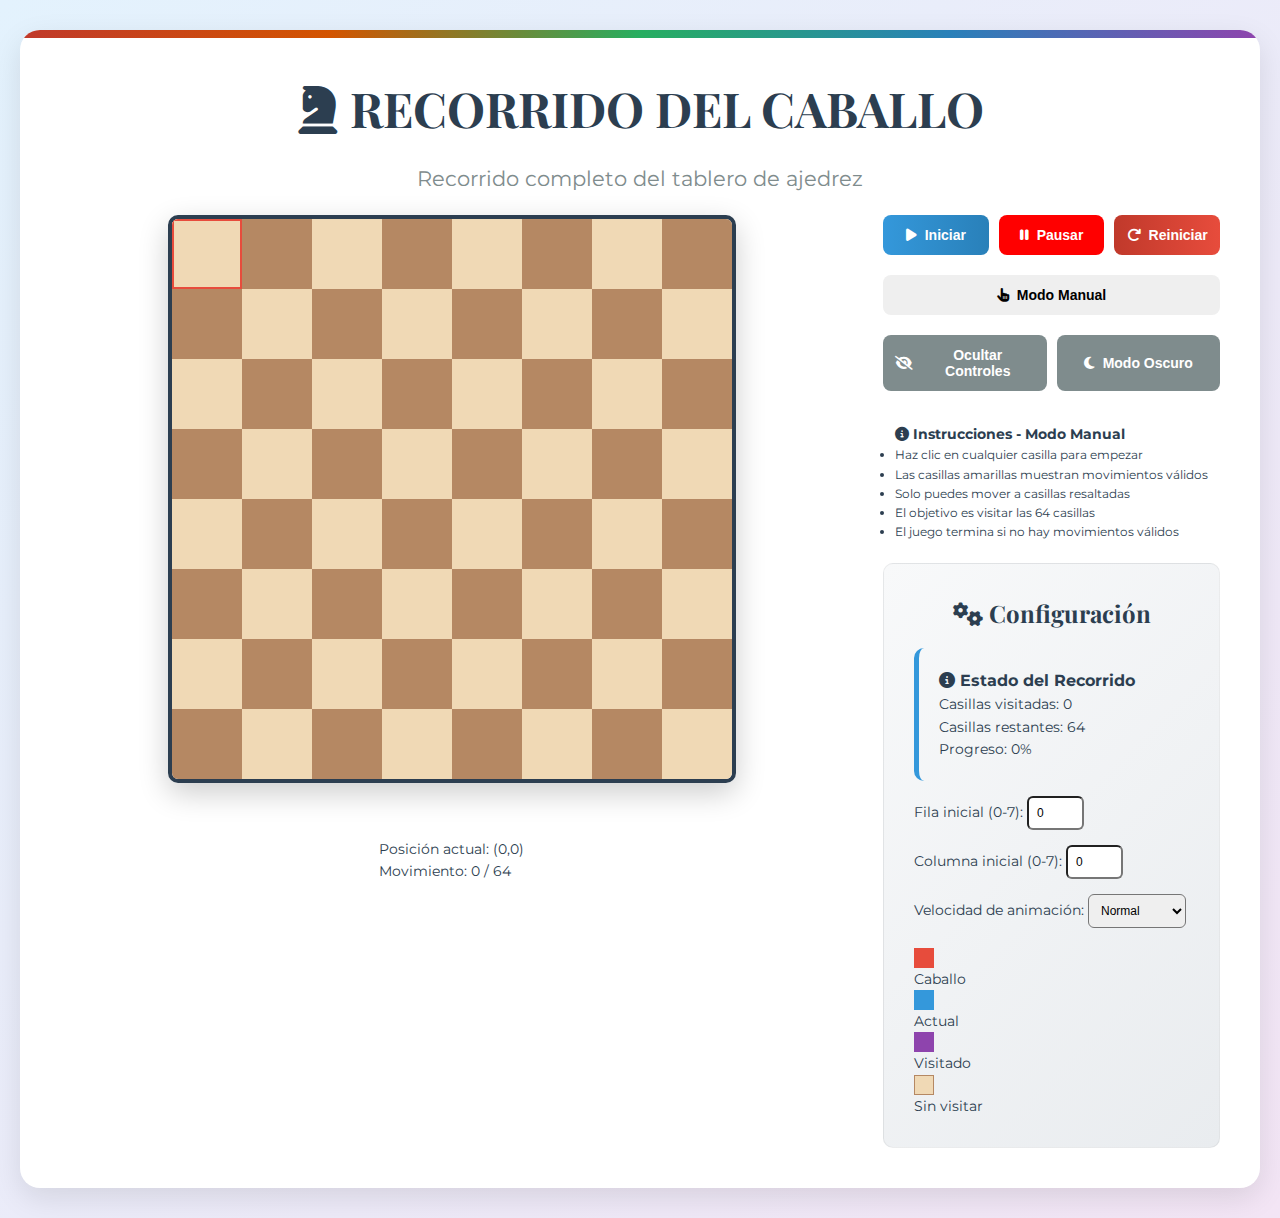
<file: index.html>
<!DOCTYPE html>
<html lang="es">

<head>
    <meta charset="UTF-8">
    <meta name="viewport" content="width=device-width, initial-scale=1.0">
    <title>RECORRIDO DEL CABALLO</title>
    <link rel="stylesheet" href="https://cdnjs.cloudflare.com/ajax/libs/font-awesome/6.4.0/css/all.min.css">
    <link href="static/style.css" rel="stylesheet">
    <script src="static/script.js"></script>
</head>

<body>
    <div class="container">
        <div class="header">
            <h1><i class="fas fa-chess-knight"></i> RECORRIDO DEL CABALLO</h1>
            <h2>Recorrido completo del tablero de ajedrez</h2>
        </div>

        <div class="main-content">
            <div class="chess-container">
                <div class="chessboard" id="chessboard"></div>

                <div class="coordinates">
                    <div class="coord-label">Posición actual: <span id="currentPos">(0,0)</span></div>
                    <div class="coord-label">Movimiento: <span id="moveNumber">0</span> / 64</div>
                </div>
            </div>
            <div class="controls-panel">
                <div class="essential-buttons">
                    <button class="btn btn-primary" onclick="startTour()">
                        <i class="fas fa-play"></i> Iniciar
                    </button>
                    <button class="btn btn-secondary" onclick="pauseTour()">
                        <i class="fas fa-pause"></i> Pausar
                    </button>
                    <button class="btn btn-danger" onclick="resetBoard()">
                        <i class="fas fa-redo"></i> Reiniciar
                    </button>
                </div>

                <button class="btn" id="manualModeBtn" onclick="toggleManualMode()">
                    <i class="fas fa-hand-pointer"></i> Modo Manual
                </button>

                <div class="utility-buttons">
                    <button class="btn btn-toggle-controls" id="toggleControlsBtn">
                        <i class="fas fa-eye-slash"></i> Ocultar Controles
                    </button>
                    <button class="btn btn-dark-mode" id="darkModeToggle">
                        <i class="fas fa-moon"></i> Modo Oscuro
                    </button>
                </div>

                <div class="manual-instructions" id="manualInstructions">
                    <h5><i class="fas fa-info-circle"></i> Instrucciones - Modo Manual</h5>
                    <ul>
                        <li>Haz clic en cualquier casilla para empezar</li>
                        <li>Las casillas amarillas muestran movimientos válidos</li>
                        <li>Solo puedes mover a casillas resaltadas</li>
                        <li>El objetivo es visitar las 64 casillas</li>
                        <li>El juego termina si no hay movimientos válidos</li>
                    </ul>
                </div>


                <div class="controls" id="controls">
                    <h3><i class="fas fa-cogs"></i> Configuración</h3>

                    <div class="status">
                        <h4><i class="fas fa-info-circle"></i> Estado del Recorrido</h4>
                        <p>Casillas visitadas: <span id="visitedCount">0</span></p>
                        <p>Casillas restantes: <span id="remainingCount">64</span></p>
                        <p>Progreso: <span id="progress">0%</span></p>
                    </div>

                    <div class="control-group">
                        <label for="startRow">Fila inicial (0-7):</label>
                        <input type="number" id="startRow" min="0" max="7" value="0">
                    </div>

                    <div class="control-group">
                        <label for="startCol">Columna inicial (0-7):</label>
                        <input type="number" id="startCol" min="0" max="7" value="0">
                    </div>

                    <div class="control-group">
                        <label for="speed">Velocidad de animación:</label>
                        <select id="speed">
                            <option value="100">Muy rápido</option>
                            <option value="300">Rápido</option>
                            <option value="500" selected>Normal</option>
                            <option value="1000">Lento</option>
                            <option value="2000">Muy lento</option>
                        </select>
                    </div>

                    <div class="legend">
                        <div class="legend-item">
                            <div class="legend-square legend-knight"></div>
                            <span>Caballo</span>
                        </div>
                        <div class="legend-item">
                            <div class="legend-square legend-current"></div>
                            <span>Actual</span>
                        </div>
                        <div class="legend-item">
                            <div class="legend-square legend-visited"></div>
                            <span>Visitado</span>
                        </div>
                        <div class="legend-item">
                            <div class="legend-square legend-empty"></div>
                            <span>Sin visitar</span>
                        </div>
                    </div>
                </div>
            </div>
        </div>
    </div>


</body>

</html>
</file>
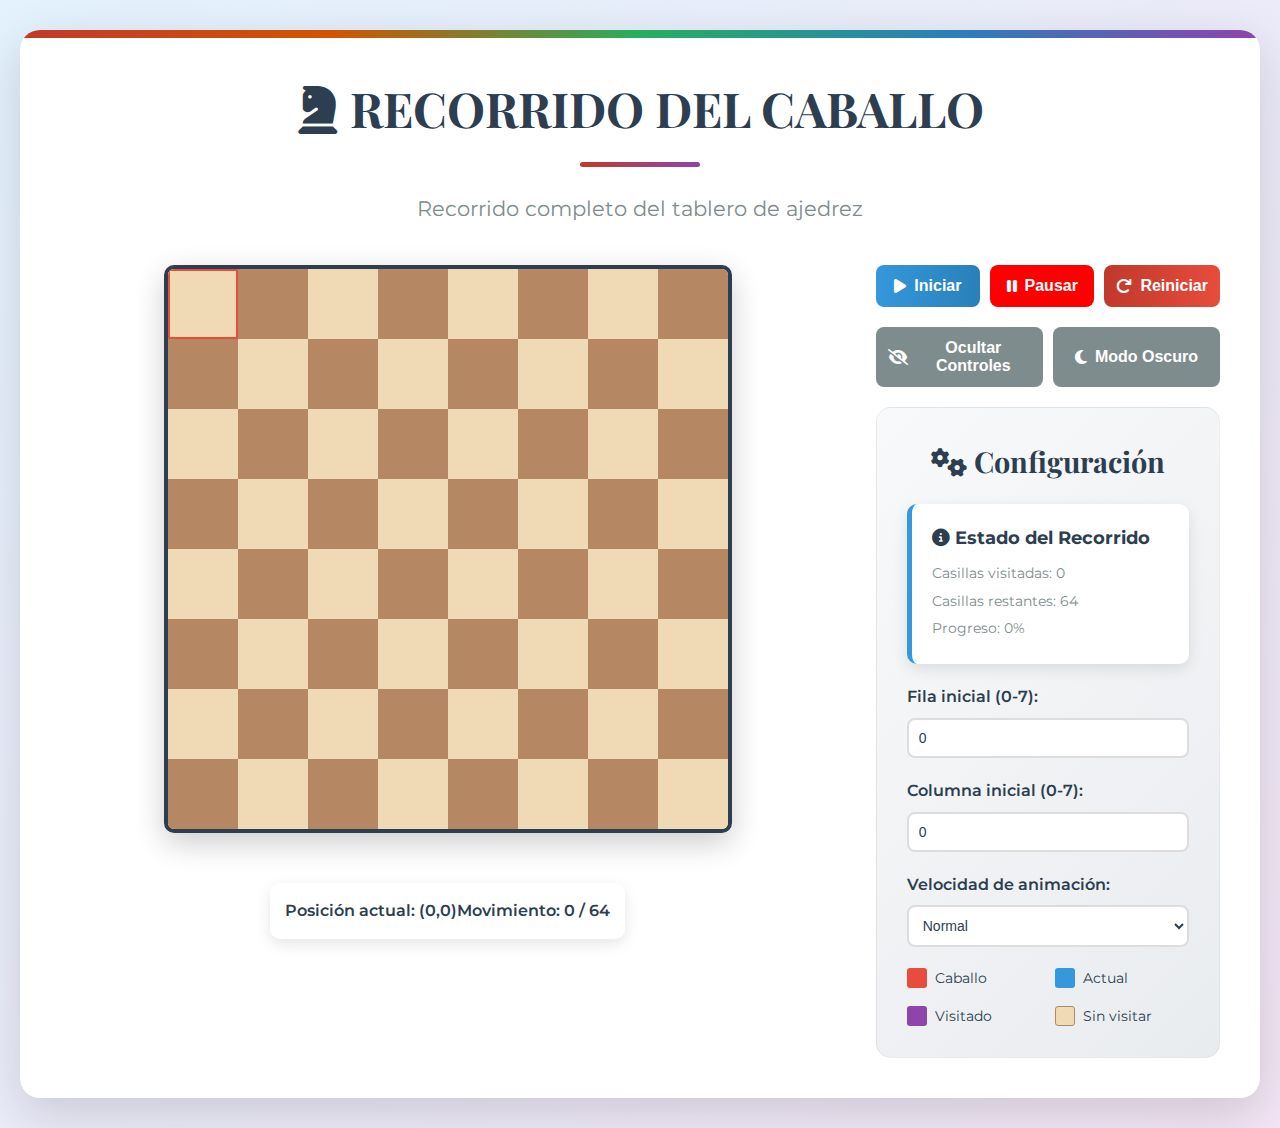
<file: Proyecto Caballo Euler/index.html>
<!DOCTYPE html>
<html lang="es">
<head>
    <meta charset="UTF-8">
    <meta name="viewport" content="width=device-width, initial-scale=1.0">
    <title>Juan Caballo</title>
    <link rel="stylesheet" href="https://cdnjs.cloudflare.com/ajax/libs/font-awesome/6.4.0/css/all.min.css">
    <link href="static/style.css" rel="stylesheet">
    <script src="static/script.js"></script>
</head>
<body>
    <div class="container">
        <div class="header">
            <h1><i class="fas fa-chess-knight"></i> RECORRIDO DEL CABALLO</h1>
            <h2>Recorrido completo del tablero de ajedrez</h2>
        </div>
        
        <div class="main-content">
            <div class="chess-container">
                <div class="chessboard" id="chessboard"></div>
                
                <div class="coordinates">
                    <div class="coord-label">Posición actual: <span id="currentPos">(0,0)</span></div>
                    <div class="coord-label">Movimiento: <span id="moveNumber">0</span> / 64</div>
                </div>
            </div>
            
            <div class="controls-panel">
                <div class="essential-buttons">
                    <button class="btn btn-primary" onclick="startTour()">
                        <i class="fas fa-play"></i> Iniciar
                    </button>
                    <button class="btn btn-secondary" onclick="pauseTour()">
                        <i class="fas fa-pause"></i> Pausar
                    </button>
                    <button class="btn btn-danger" onclick="resetBoard()">
                        <i class="fas fa-redo"></i> Reiniciar
                    </button>
                </div>
                
                <div class="utility-buttons">
                    <button class="btn btn-toggle-controls" id="toggleControlsBtn">
                        <i class="fas fa-eye-slash"></i> Ocultar Controles
                    </button>
                    <button class="btn btn-dark-mode" id="darkModeToggle">
                        <i class="fas fa-moon"></i> Modo Oscuro
                    </button>
                </div>

                <div class="controls" id="controls">
                    <h3><i class="fas fa-cogs"></i> Configuración</h3>
                    
                    <div class="status">
                        <h4><i class="fas fa-info-circle"></i> Estado del Recorrido</h4>
                        <p>Casillas visitadas: <span id="visitedCount">0</span></p>
                        <p>Casillas restantes: <span id="remainingCount">64</span></p>
                        <p>Progreso: <span id="progress">0%</span></p>
                    </div>
                    
                    <div class="control-group">
                        <label for="startRow">Fila inicial (0-7):</label>
                        <input type="number" id="startRow" min="0" max="7" value="0">
                    </div>
                    
                    <div class="control-group">
                        <label for="startCol">Columna inicial (0-7):</label>
                        <input type="number" id="startCol" min="0" max="7" value="0">
                    </div>
                    
                    <div class="control-group">
                        <label for="speed">Velocidad de animación:</label>
                        <select id="speed">
                            <option value="100">Muy rápido</option>
                            <option value="300">Rápido</option>
                            <option value="500" selected>Normal</option>
                            <option value="1000">Lento</option>
                            <option value="2000">Muy lento</option>
                        </select>
                    </div>
                    
                    <div class="legend">
                        <div class="legend-item">
                            <div class="legend-square legend-knight"></div>
                            <span>Caballo</span>
                        </div>
                        <div class="legend-item">
                            <div class="legend-square legend-current"></div>
                            <span>Actual</span>
                        </div>
                        <div class="legend-item">
                            <div class="legend-square legend-visited"></div>
                            <span>Visitado</span>
                        </div>
                        <div class="legend-item">
                            <div class="legend-square legend-empty"></div>
                            <span>Sin visitar</span>
                        </div>
                    </div>
                </div>
            </div>
        </div>
    </div>


</body>

</html>
</file>
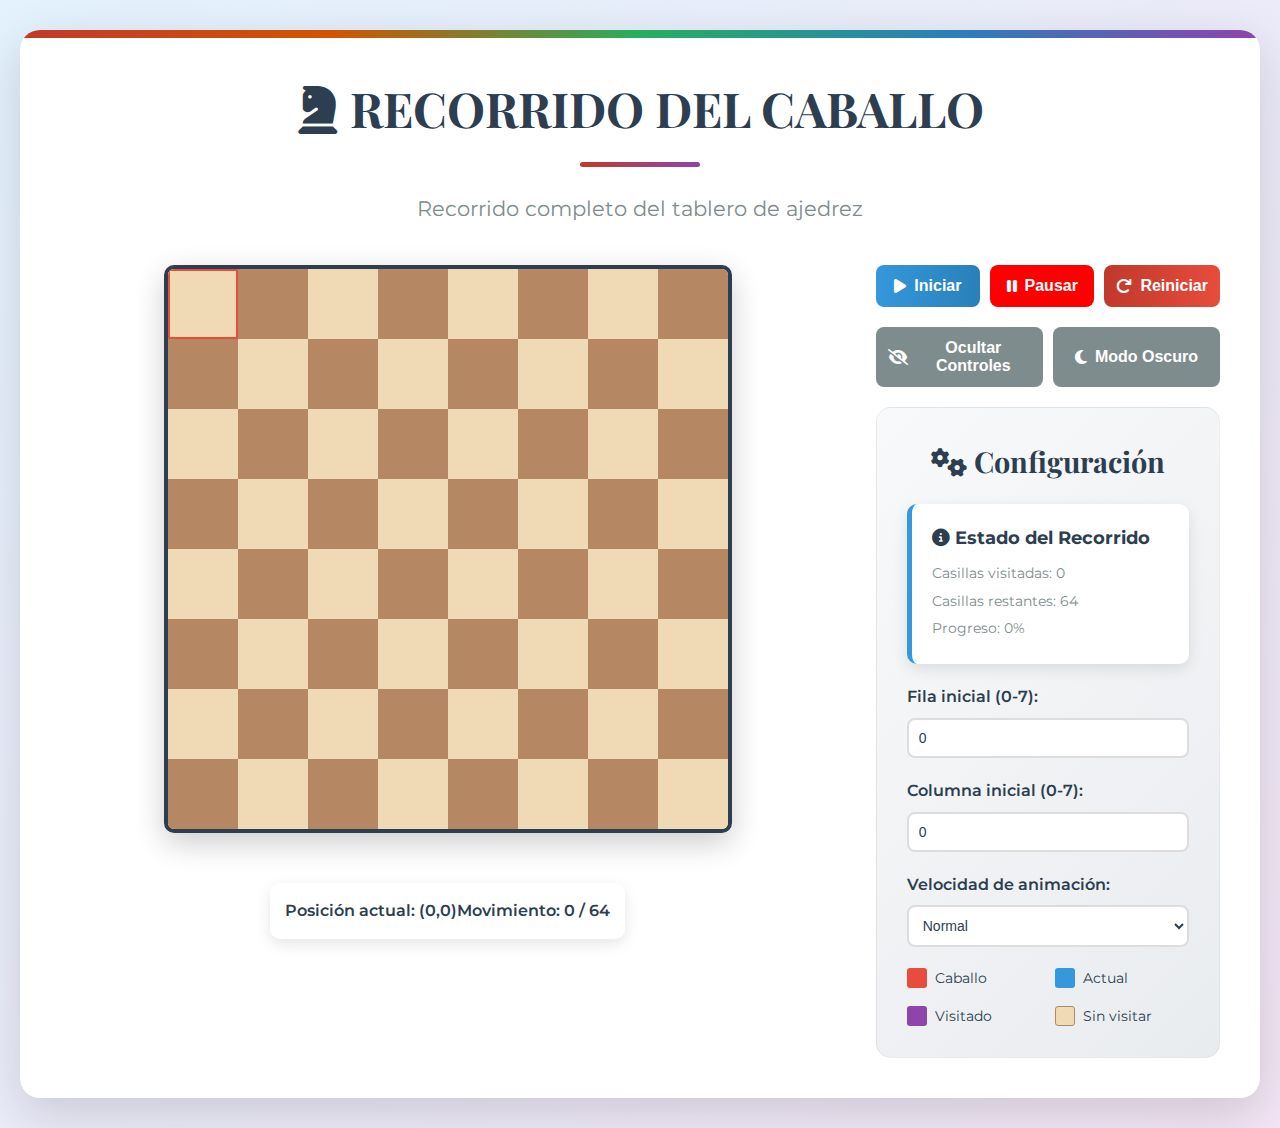
<file: Proyecto Caballo Euler/Caballo Hamiltoniano.html>
<!DOCTYPE html>
<html lang="es">
<head>
    <meta charset="UTF-8">
    <meta name="viewport" content="width=device-width, initial-scale=1.0">
    <title>Juan Caballo</title>
    <link rel="stylesheet" href="https://cdnjs.cloudflare.com/ajax/libs/font-awesome/6.4.0/css/all.min.css">
    <link href="static/style.css" rel="stylesheet">
    <script src="static/script.js"></script>
</head>
<body>
    <div class="container">
        <div class="header">
            <h1><i class="fas fa-chess-knight"></i> RECORRIDO DEL CABALLO</h1>
            <h2>Recorrido completo del tablero de ajedrez</h2>
        </div>
        
        <div class="main-content">
            <div class="chess-container">
                <div class="chessboard" id="chessboard"></div>
                
                <div class="coordinates">
                    <div class="coord-label">Posición actual: <span id="currentPos">(0,0)</span></div>
                    <div class="coord-label">Movimiento: <span id="moveNumber">0</span> / 64</div>
                </div>
            </div>
            
            <div class="controls-panel">
                <div class="essential-buttons">
                    <button class="btn btn-primary" onclick="startTour()">
                        <i class="fas fa-play"></i> Iniciar
                    </button>
                    <button class="btn btn-secondary" onclick="pauseTour()">
                        <i class="fas fa-pause"></i> Pausar
                    </button>
                    <button class="btn btn-danger" onclick="resetBoard()">
                        <i class="fas fa-redo"></i> Reiniciar
                    </button>
                </div>
                
                <div class="utility-buttons">
                    <button class="btn btn-toggle-controls" id="toggleControlsBtn">
                        <i class="fas fa-eye-slash"></i> Ocultar Controles
                    </button>
                    <button class="btn btn-dark-mode" id="darkModeToggle">
                        <i class="fas fa-moon"></i> Modo Oscuro
                    </button>
                </div>

                <div class="controls" id="controls">
                    <h3><i class="fas fa-cogs"></i> Configuración</h3>
                    
                    <div class="status">
                        <h4><i class="fas fa-info-circle"></i> Estado del Recorrido</h4>
                        <p>Casillas visitadas: <span id="visitedCount">0</span></p>
                        <p>Casillas restantes: <span id="remainingCount">64</span></p>
                        <p>Progreso: <span id="progress">0%</span></p>
                    </div>
                    
                    <div class="control-group">
                        <label for="startRow">Fila inicial (0-7):</label>
                        <input type="number" id="startRow" min="0" max="7" value="0">
                    </div>
                    
                    <div class="control-group">
                        <label for="startCol">Columna inicial (0-7):</label>
                        <input type="number" id="startCol" min="0" max="7" value="0">
                    </div>
                    
                    <div class="control-group">
                        <label for="speed">Velocidad de animación:</label>
                        <select id="speed">
                            <option value="100">Muy rápido</option>
                            <option value="300">Rápido</option>
                            <option value="500" selected>Normal</option>
                            <option value="1000">Lento</option>
                            <option value="2000">Muy lento</option>
                        </select>
                    </div>
                    
                    <div class="legend">
                        <div class="legend-item">
                            <div class="legend-square legend-knight"></div>
                            <span>Caballo</span>
                        </div>
                        <div class="legend-item">
                            <div class="legend-square legend-current"></div>
                            <span>Actual</span>
                        </div>
                        <div class="legend-item">
                            <div class="legend-square legend-visited"></div>
                            <span>Visitado</span>
                        </div>
                        <div class="legend-item">
                            <div class="legend-square legend-empty"></div>
                            <span>Sin visitar</span>
                        </div>
                    </div>
                </div>
            </div>
        </div>
    </div>


</body>
</html>
</file>
<file: static/style.css>
@import url('https://fonts.googleapis.com/css2?family=Montserrat:wght@400;500;600;700&family=Playfair+Display:wght@700;800&display=swap');

:root {
    --spain-color: #c0392b;
    --migration-color: #d35400;
    --colombia-color: #27ae60;
    --birth-color: #2980b9;
    --personal-color: #8e44ad;
    --timeline-color: #3498db;
    --background-light: #f8f9fa;
    --card-background: #ffffff;
    --text-dark: #2c3e50;
    --text-light: #7f8c8d;
    --knight-color: #e74c3c;
    --path-color: #f39c12;
    --dark-mode-bg: #1a1a2e;
    --dark-mode-card: #1f2844;
    --dark-mode-text: #e0e0e0;
    --dark-mode-text-light: #9e9e9e;
    --dark-mode-border: #333;
    --dark-mode-square-light: #444;
    --dark-mode-square-dark: #333;
    --possible-color: #FFC107;
}

* {
    margin: 0;
    padding: 0;
    box-sizing: border-box;
}

body {
    font-family: 'Montserrat', sans-serif;
    background: linear-gradient(135deg, #e3f2fd, #f3e5f5);
    color: var(--text-dark);
    line-height: 1.6;
    padding: 15px 10px; /* Reducido para móviles */
    min-height: 10vh;
    transition: background-color 0.5s ease, color 0.5s ease;
}

body.dark-mode {
    background: linear-gradient(135deg, var(--dark-mode-bg), #0f0a1c);
    color: var(--dark-mode-text);
}

.container {
    max-width: 1400px;
    width: 100%;
    background: var(--card-background);
    border-radius: 10px; /* Reducido para móviles */
    padding: 20px;
    box-shadow: 0 10px 30px rgba(0, 0, 0, 0.1); /* Sombra más suave para móviles */
    position: relative;
    overflow: hidden;
    margin: 0 auto;
    transition: background-color 0.5s ease, box-shadow 0.5s ease;
}

body.dark-mode .container {
    background: var(--dark-mode-card);
    box-shadow: 0 10px 30px rgba(0, 0, 0, 0.3);
}

.container::before {
    content: "";
    position: absolute;
    top: 0;
    left: 0;
    right: 0;
    height: 8px;
    background: linear-gradient(90deg, 
        var(--spain-color), 
        var(--migration-color), 
        var(--colombia-color), 
        var(--birth-color), 
        var(--personal-color));
    border-radius: 10px 10px 0 0;
}

.header {
    text-align: center;
    margin-bottom: 20px; /* Reducido para móviles */
}

.header h1 {
    font-family: 'Playfair Display', serif;
    color: var(--text-dark);
    font-size: 2rem; /* Reducido para móviles */
    margin-bottom: 5px;
    position: relative;
    display: inline-block;
    transition: color 0.5s ease;
}

body.dark-mode .header h1 {
    color: var(--dark-mode-text);
}

.header h1::after {
    width: 80px; /* Reducido para móviles */
    height: 3px;
    margin: 10px auto 0;
}

.header h2 {
    color: var(--text-light);
    font-size: 1rem;
    font-weight: 400;
    margin-top: 10px;
    transition: color 0.5s ease;
}

body.dark-mode .header h2 {
    color: var(--dark-mode-text-light);
}

.main-content {
    display: grid;
    grid-template-columns: 1fr; /* Una sola columna por defecto para móviles */
    gap: 20px;
    align-items: start;
}

.chess-container {
    display: flex;
    justify-content: center;
    align-items: center;
    flex-direction: column;
}

.chessboard {
    display: grid;
    /* Usa unidades fluidas para que se adapte al tamaño de la pantalla */
    grid-template-columns: repeat(8, 10vw);
    grid-template-rows: repeat(8, 10vw);
    max-width: 95vw; /* Asegura que el tablero no exceda el ancho de la pantalla */
    border: 2px solid var(--text-dark);
    border-radius: 5px;
    overflow: hidden;
    box-shadow: 0 5px 20px rgba(0, 0, 0, 0.1);
    margin-bottom: 20px;
    transition: border-color 0.5s ease, box-shadow 0.5s ease;
}

body.dark-mode .chessboard {
    border-color: var(--dark-mode-border);
    box-shadow: 0 5px 20px rgba(0, 0, 0, 0.4);
}

.square {
    display: flex;
    justify-content: center;
    align-items: center;
    font-size: 10px;
    font-weight: bold;
    position: relative;
    cursor: pointer;
    transition: all 0.3s ease;
    border: 1px solid transparent;
}

.square.light {
    background-color: #f0d9b5;
    transition: background-color 0.5s ease;
}

body.dark-mode .square.light {
    background-color: var(--dark-mode-square-light);
}

.square.dark {
    background-color: #b58863;
    transition: background-color 0.5s ease;
}

body.dark-mode .square.dark {
    background-color: var(--dark-mode-square-dark);
}

.square.knight {
    background-color: var(--knight-color) !important;
    color: white;
    font-size: 18px;
    transform: scale(1.1);
    z-index: 10;
    border: 2px solid #fff;
    box-shadow: 0 0 15px rgba(231, 76, 60, 0.6);
}

.square.visited {
    background-color: #8e44ad !important;
    color: white;
    font-weight: bold;
    opacity: 0.8;
}

body.dark-mode .square.visited {
    background-color: var(--path-color) !important;
}

.square.current {
    background-color: var(--timeline-color) !important;
    color: white;
    animation: pulse 1s infinite;
}

.square.possible {
    background-color: var(--possible-color) !important;
    color: #333 !important;
    box-shadow: 0 0 10px rgba(255, 193, 7, 0.8);
    border: 2px solid #ff9800;
    animation: glow 1.5s ease-in-out infinite alternate;
}

@keyframes pulse {
    0% { transform: scale(1); }
    50% { transform: scale(1.05); }
    100% { transform: scale(1); }
}

@keyframes glow {
    0% { box-shadow: 0 0 10px rgba(255, 193, 7, 0.6); }
    100% { box-shadow: 0 0 20px rgba(255, 193, 7, 1); }
}

.controls-panel {
    display: flex;
    flex-direction: column;
    gap: 10px;
    max-width: 100%; /* Ocupa el 100% del ancho disponible */
}

.essential-buttons,
.utility-buttons {
    display: flex;
    flex-direction: column; /* Apila los botones verticalmente */
    gap: 10px;
}

.controls {
    background: linear-gradient(135deg, #f8f9fa, #e9ecef);
    padding: 20px;
    border-radius: 10px;
    min-width: unset; /* Elimina el ancho mínimo para móviles */
    max-width: unset;
    border: 1px solid rgba(0, 0, 0, 0.05);
    transition: background-color 0.5s ease, transform 0.5s ease, opacity 0.5s ease, height 0.5s ease, padding 0.5s ease;
}

body.dark-mode .controls {
    background: linear-gradient(135deg, var(--dark-mode-card), #2a3455);
    border: 1px solid rgba(255, 255, 255, 0.05);
}

.controls.hidden {
    opacity: 0;
    transform: translateY(20px);
    pointer-events: none;
    height: 0;
    padding: 0;
    margin: 0;
    overflow: hidden;
}

.controls h3 {
    font-family: 'Playfair Display', serif;
    font-size: 1.5rem;
    margin-bottom: 15px;
    color: var(--text-dark);
    text-align: center;
    transition: color 0.5s ease;
}

body.dark-mode .controls h3 {
    color: var(--dark-mode-text);
}

.control-group {
    margin-bottom: 15px;
}

.control-group label {
    font-size: 14px;
}

.control-group select,
.control-group input {
    padding: 8px;
    border-radius: 6px;
    font-size: 12px;
}

.btn {
    width: 100%;
    padding: 12px;
    border: none;
    border-radius: 8px;
    font-size: 14px;
    font-weight: 600;
    cursor: pointer;
    transition: all 0.3s ease;
    margin-bottom: 10px;
    display: flex;
    align-items: center;
    justify-content: center;
    gap: 8px;
}

.btn-toggle-controls, .btn-dark-mode {
    background-color: #7f8c8d;
    color: white;
}

.btn-toggle-controls:hover, .btn-dark-mode:hover {
    background-color: #95a5a6;
}

.btn-primary {
    background: linear-gradient(90deg, var(--timeline-color), var(--birth-color));
    color: white;
}

.btn-secondary {
    background: red;
    color: white;
}

.btn-danger {
    background: linear-gradient(90deg, var(--spain-color), var(--knight-color));
    color: white;
}

.btn:hover {
    transform: none; /* Deshabilita el efecto de subida para móviles */
    box-shadow: none;
}

.status {
    padding: 15px;
    border-radius: 8px;
    margin-bottom: 15px;
    border-left: 4px solid var(--timeline-color);
}

.status h4 {
    font-size: 1rem;
}

.status p {
    font-size: 12px;
}

.coordinates {
    padding: 10px;
    margin: 15px 0;
}

.coord-label {
    font-size: 14px;
}

.legend {
    gap: 10px;
    grid-template-columns: 1fr; /* Una sola columna en móviles */
    margin-top: 15px;
}

.legend-item {
    font-size: 12px;
}

.legend-square {
    width: 16px;
    height: 16px;
}

.legend-knight { background-color: var(--knight-color); }
.legend-visited { background-color: #8e44ad; }
.legend-current { background-color: var(--timeline-color); }
.legend-empty { background-color: #f0d9b5; border: 1px solid #b58863; }
body.dark-mode .legend-visited { background-color: var(--path-color); }
body.dark-mode .legend-empty { background-color: var(--dark-mode-square-light); border: 1px solid var(--dark-mode-square-dark); }
.legend-possible { background-color: var(--possible-color); }

.manual-mode-indicator {
    top: 10px;
    right: 10px;
    padding: 8px 12px;
    font-size: 12px;
}

.manual-instructions {
    padding: 12px;
    font-size: 12px;
}

.manual-instructions h5 {
    font-size: 14px;
}

/* Media query para tabletas y computadoras de escritorio */
@media (min-width: 768px) {
    body {
        padding: 30px 20px;
    }

    .container {
        padding: 40px;
        border-radius: 20px;
    }

    .header h1 {
        font-size: 3rem;
    }

    .header h1::after {
        width: 120px;
        height: 5px;
        margin: 15px auto 0;
    }
    
    .header h2 {
        font-size: 1.3rem;
    }

    .main-content {
        grid-template-columns: 1fr auto; /* Vuelve al diseño de dos columnas */
        gap: 40px;
    }
    
    .chessboard {
        grid-template-columns: repeat(8, 70px);
        grid-template-rows: repeat(8, 70px);
        max-width: none;
        border: 4px solid var(--text-dark);
        border-radius: 10px;
        box-shadow: 0 10px 30px rgba(0, 0, 0, 0.2);
    }

    .square {
        font-size: 12px;
    }

    .square.knight {
        font-size: 20px;
        border: 3px solid #fff;
        box-shadow: 0 0 20px rgba(231, 76, 60, 0.6);
    }
    
    .controls-panel {
        max-width: 350px;
    }

    .essential-buttons,
    .utility-buttons {
        flex-direction: row; /* Vuelve a la disposición horizontal de los botones */
    }

    .controls {
        padding: 30px;
    }

    .btn:hover {
        transform: translateY(-2px);
        box-shadow: 0 5px 15px rgba(0, 0, 0, 0.2);
    }

    .status {
        padding: 20px;
        border-radius: 10px;
        border-left: 5px solid var(--timeline-color);
    }

    .status p {
        font-size: 14px;
    }

    .coordinates {
        padding: 15px;
        margin: 20px 0;
    }

    .legend {
        grid-template-columns: 1fr 1fr; /* Vuelve a la disposición de dos columnas */
        gap: 15px;
        margin-top: 20px;
    }

    .legend-item {
        font-size: 14px;
    }

    .legend-square {
        width: 20px;
        height: 20px;
    }
}
</file>
<file: Proyecto Caballo Euler/static/style.css>
@import url('https://fonts.googleapis.com/css2?family=Montserrat:wght@400;500;600;700&family=Playfair+Display:wght@700;800&display=swap');

:root {
    --spain-color: #c0392b;
    --migration-color: #d35400;
    --colombia-color: #27ae60;
    --birth-color: #2980b9;
    --personal-color: #8e44ad;
    --timeline-color: #3498db;
    --background-light: #f8f9fa;
    --card-background: #ffffff;
    --text-dark: #2c3e50;
    --text-light: #7f8c8d;
    --knight-color: #e74c3c;
    --path-color: #f39c12;
    --dark-mode-bg: #1a1a2e;
    --dark-mode-card: #1f2844;
    --dark-mode-text: #e0e0e0;
    --dark-mode-text-light: #9e9e9e;
    --dark-mode-border: #333;
    --dark-mode-square-light: #444;
    --dark-mode-square-dark: #333;
}

* {
    margin: 0;
    padding: 0;
    box-sizing: border-box;
}

body {
    font-family: 'Montserrat', sans-serif;
    background: linear-gradient(135deg, #e3f2fd, #f3e5f5);
    color: var(--text-dark);
    line-height: 1.6;
    padding: 30px 20px;
    min-height: 10vh;
    transition: background-color 0.5s ease, color 0.5s ease;
}

body.dark-mode {
    background: linear-gradient(135deg, var(--dark-mode-bg), #0f0a1c);
    color: var(--dark-mode-text);
}

.container {
    max-width: 1400px;
    width: 100%;
    background: var(--card-background);
    border-radius: 20px;
    padding: 40px;
    box-shadow: 0 15px 50px rgba(0, 0, 0, 0.15);
    position: relative;
    overflow: hidden;
    margin: 0 auto;
    transition: background-color 0.5s ease, box-shadow 0.5s ease;
}

body.dark-mode .container {
    background: var(--dark-mode-card);
    box-shadow: 0 15px 50px rgba(0, 0, 0, 0.4);
}

.container::before {
    content: "";
    position: absolute;
    top: 0;
    left: 0;
    right: 0;
    height: 8px;
    background: linear-gradient(90deg, 
        var(--spain-color), 
        var(--migration-color), 
        var(--colombia-color), 
        var(--birth-color), 
        var(--personal-color));
    border-radius: 20px 20px 0 0;
}

.header {
    text-align: center;
    margin-bottom: 40px;
}

.header h1 {
    font-family: 'Playfair Display', serif;
    color: var(--text-dark);
    font-size: 3rem;
    margin-bottom: 10px;
    position: relative;
    display: inline-block;
    transition: color 0.5s ease;
}

body.dark-mode .header h1 {
    color: var(--dark-mode-text);
}

.header h1::after {
    content: '';
    display: block;
    width: 120px;
    height: 5px;
    background: linear-gradient(90deg, var(--spain-color), var(--personal-color));
    margin: 15px auto 0;
    border-radius: 5px;
}

.header h2 {
    color: var(--text-light);
    font-size: 1.3rem;
    font-weight: 400;
    margin-top: 15px;
    transition: color 0.5s ease;
}

body.dark-mode .header h2 {
    color: var(--dark-mode-text-light);
}

.main-content {
    display: grid;
    grid-template-columns: 1fr auto;
    gap: 40px;
    align-items: start;
}

.chess-container {
    display: flex;
    justify-content: center;
    align-items: center;
    flex-direction: column;
}

.chessboard {
    display: grid;
    grid-template-columns: repeat(8, 70px);
    grid-template-rows: repeat(8, 70px);
    border: 4px solid var(--text-dark);
    border-radius: 10px;
    overflow: hidden;
    box-shadow: 0 10px 30px rgba(0, 0, 0, 0.2);
    margin-bottom: 30px;
    transition: border-color 0.5s ease, box-shadow 0.5s ease;
}

body.dark-mode .chessboard {
    border-color: var(--dark-mode-border);
    box-shadow: 0 10px 30px rgba(0, 0, 0, 0.4);
}

.square {
    display: flex;
    justify-content: center;
    align-items: center;
    font-size: 12px;
    font-weight: bold;
    position: relative;
    cursor: pointer;
    transition: all 0.3s ease;
    border: 2px solid transparent;
}

.square.light {
    background-color: #f0d9b5;
    transition: background-color 0.5s ease;
}

body.dark-mode .square.light {
    background-color: var(--dark-mode-square-light);
}

.square.dark {
    background-color: #b58863;
    transition: background-color 0.5s ease;
}

body.dark-mode .square.dark {
    background-color: var(--dark-mode-square-dark);
}

.square.knight {
    background-color: var(--knight-color) !important;
    color: white;
    font-size: 20px;
    transform: scale(1.1);
    z-index: 10;
    border: 3px solid #fff;
    box-shadow: 0 0 20px rgba(231, 76, 60, 0.6);
}

.square.visited {
    background-color: var(--path-color) !important;
    color: white;
    font-weight: bold;
    opacity: 0.8;
}

.square.current {
    background-color: var(--timeline-color) !important;
    color: white;
    animation: pulse 1s infinite;
}

@keyframes pulse {
    0% { transform: scale(1); }
    50% { transform: scale(1.05); }
    100% { transform: scale(1); }
}

.controls-panel {
    display: flex;
    flex-direction: column;
    gap: 10px;
}

.essential-buttons {
    display: flex;
    gap: 10px;
}

.utility-buttons {
    display: flex;
    gap: 10px;
}

.controls {
    background: linear-gradient(135deg, #f8f9fa, #e9ecef);
    padding: 30px;
    border-radius: 15px;
    min-width: 300px;
    max-width: 350px;
    border: 1px solid rgba(0, 0, 0, 0.05);
    transition: background-color 0.5s ease, transform 0.5s ease, opacity 0.5s ease, height 0.5s ease, padding 0.5s ease;
}

body.dark-mode .controls {
    background: linear-gradient(135deg, var(--dark-mode-card), #2a3455);
    border: 1px solid rgba(255, 255, 255, 0.05);
}

.controls.hidden {
    opacity: 0;
    transform: translateY(20px);
    pointer-events: none;
    height: 0;
    padding: 0;
    margin: 0;
    overflow: hidden;
}

.controls h3 {
    font-family: 'Playfair Display', serif;
    font-size: 1.8rem;
    margin-bottom: 20px;
    color: var(--text-dark);
    text-align: center;
    transition: color 0.5s ease;
}

body.dark-mode .controls h3 {
    color: var(--dark-mode-text);
}

.control-group {
    margin-bottom: 20px;
}

.control-group label {
    display: block;
    margin-bottom: 8px;
    font-weight: 600;
    color: var(--text-dark);
    transition: color 0.5s ease;
}

body.dark-mode .control-group label {
    color: var(--dark-mode-text);
}

.control-group select,
.control-group input {
    width: 100%;
    padding: 10px;
    border: 2px solid #ddd;
    border-radius: 8px;
    font-size: 14px;
    transition: all 0.3s ease;
    background-color: #fff;
    color: var(--text-dark);
}

body.dark-mode .control-group select,
body.dark-mode .control-group input {
    background-color: var(--dark-mode-square-dark);
    border-color: var(--dark-mode-border);
    color: var(--dark-mode-text);
}

.control-group select:focus,
.control-group input:focus {
    border-color: var(--timeline-color);
    outline: none;
}

.btn {
    width: 100%;
    padding: 12px;
    border: none;
    border-radius: 8px;
    font-size: 16px;
    font-weight: 600;
    cursor: pointer;
    transition: all 0.3s ease;
    margin-bottom: 10px;
    display: flex;
    align-items: center;
    justify-content: center;
    gap: 8px;
}

.btn-toggle-controls, .btn-dark-mode {
    background-color: #7f8c8d;
    color: white;
}

.btn-toggle-controls:hover, .btn-dark-mode:hover {
    background-color: #95a5a6;
}

.btn-primary {
    background: linear-gradient(90deg, var(--timeline-color), var(--birth-color));
    color: white;
}

.btn-secondary {
    background: red;
    color: white;
}

.btn-danger {
    background: linear-gradient(90deg, var(--spain-color), var(--knight-color));
    color: white;
}

.btn:hover {
    transform: translateY(-2px);
    box-shadow: 0 5px 15px rgba(0, 0, 0, 0.2);
}

.status {
    background: var(--card-background);
    padding: 20px;
    border-radius: 10px;
    margin-bottom: 20px;
    border-left: 5px solid var(--timeline-color);
    box-shadow: 0 5px 15px rgba(0, 0, 0, 0.1);
    transition: background-color 0.5s ease, box-shadow 0.5s ease;
}

body.dark-mode .status {
    background: var(--dark-mode-bg);
    box-shadow: 0 5px 15px rgba(0, 0, 0, 0.4);
}

.status h4 {
    color: var(--text-dark);
    margin-bottom: 10px;
    font-size: 1.1rem;
    transition: color 0.5s ease;
}

body.dark-mode .status h4 {
    color: var(--dark-mode-text);
}

.status p {
    color: var(--text-light);
    margin: 5px 0;
    font-size: 14px;
    transition: color 0.5s ease;
}

body.dark-mode .status p {
    color: var(--dark-mode-text-light);
}

.coordinates {
    display: flex;
    align-items: center;
    justify-content: space-around;
    margin: 20px 0;
    padding: 15px;
    background: var(--card-background);
    border-radius: 10px;
    box-shadow: 0 5px 15px rgba(0, 0, 0, 0.1);
    transition: background-color 0.5s ease, box-shadow 0.5s ease;
}

body.dark-mode .coordinates {
    background: var(--dark-mode-card);
    box-shadow: 0 5px 15px rgba(0, 0, 0, 0.4);
}

.coord-label {
    font-weight: 600;
    color: var(--text-dark);
    transition: color 0.5s ease;
}

body.dark-mode .coord-label {
    color: var(--dark-mode-text);
}

.legend {
    display: grid;
    grid-template-columns: 1fr 1fr;
    gap: 15px;
    margin-top: 20px;
}

.legend-item {
    display: flex;
    align-items: center;
    gap: 8px;
    font-size: 14px;
    color: var(--text-dark);
    transition: color 0.5s ease;
}

body.dark-mode .legend-item {
    color: var(--dark-mode-text);
}

.legend-square {
    width: 20px;
    height: 20px;
    border-radius: 3px;
}

.legend-knight { background-color: var(--knight-color); }
.legend-visited {background-color: #8e44ad;}
.legend-current { background-color: var(--timeline-color); }
.legend-empty { background-color: #f0d9b5; border: 1px solid #b58863; }

body.dark-mode .legend-empty {
    background-color: var(--dark-mode-square-light);
    border: 1px solid var(--dark-mode-square-dark);
}

@media (max-width: 1200px) {
    .main-content {
        grid-template-columns: 1fr;
        gap: 30px;
    }
    
    .controls-panel {
        max-width: none;
        margin: 0 auto;
    }
}

@media (max-width: 768px) {
    .chessboard {
        grid-template-columns: repeat(8, 50px);
        grid-template-rows: repeat(8, 50px);
    }
    
    .header h1 {
        font-size: 2.2rem;
    }
    
    .container {
        padding: 20px;
    }
}

.square.visited {
    background-color: #8e44ad !important; /* Purple for light mode */
    color: white;
    font-weight: bold;
    opacity: 0.8;
}

body.dark-mode .square.visited, body.dark-mode .legend-visited  {
    background-color: var(--path-color) !important; /* Keep orange for dark mode */
}
</file>
